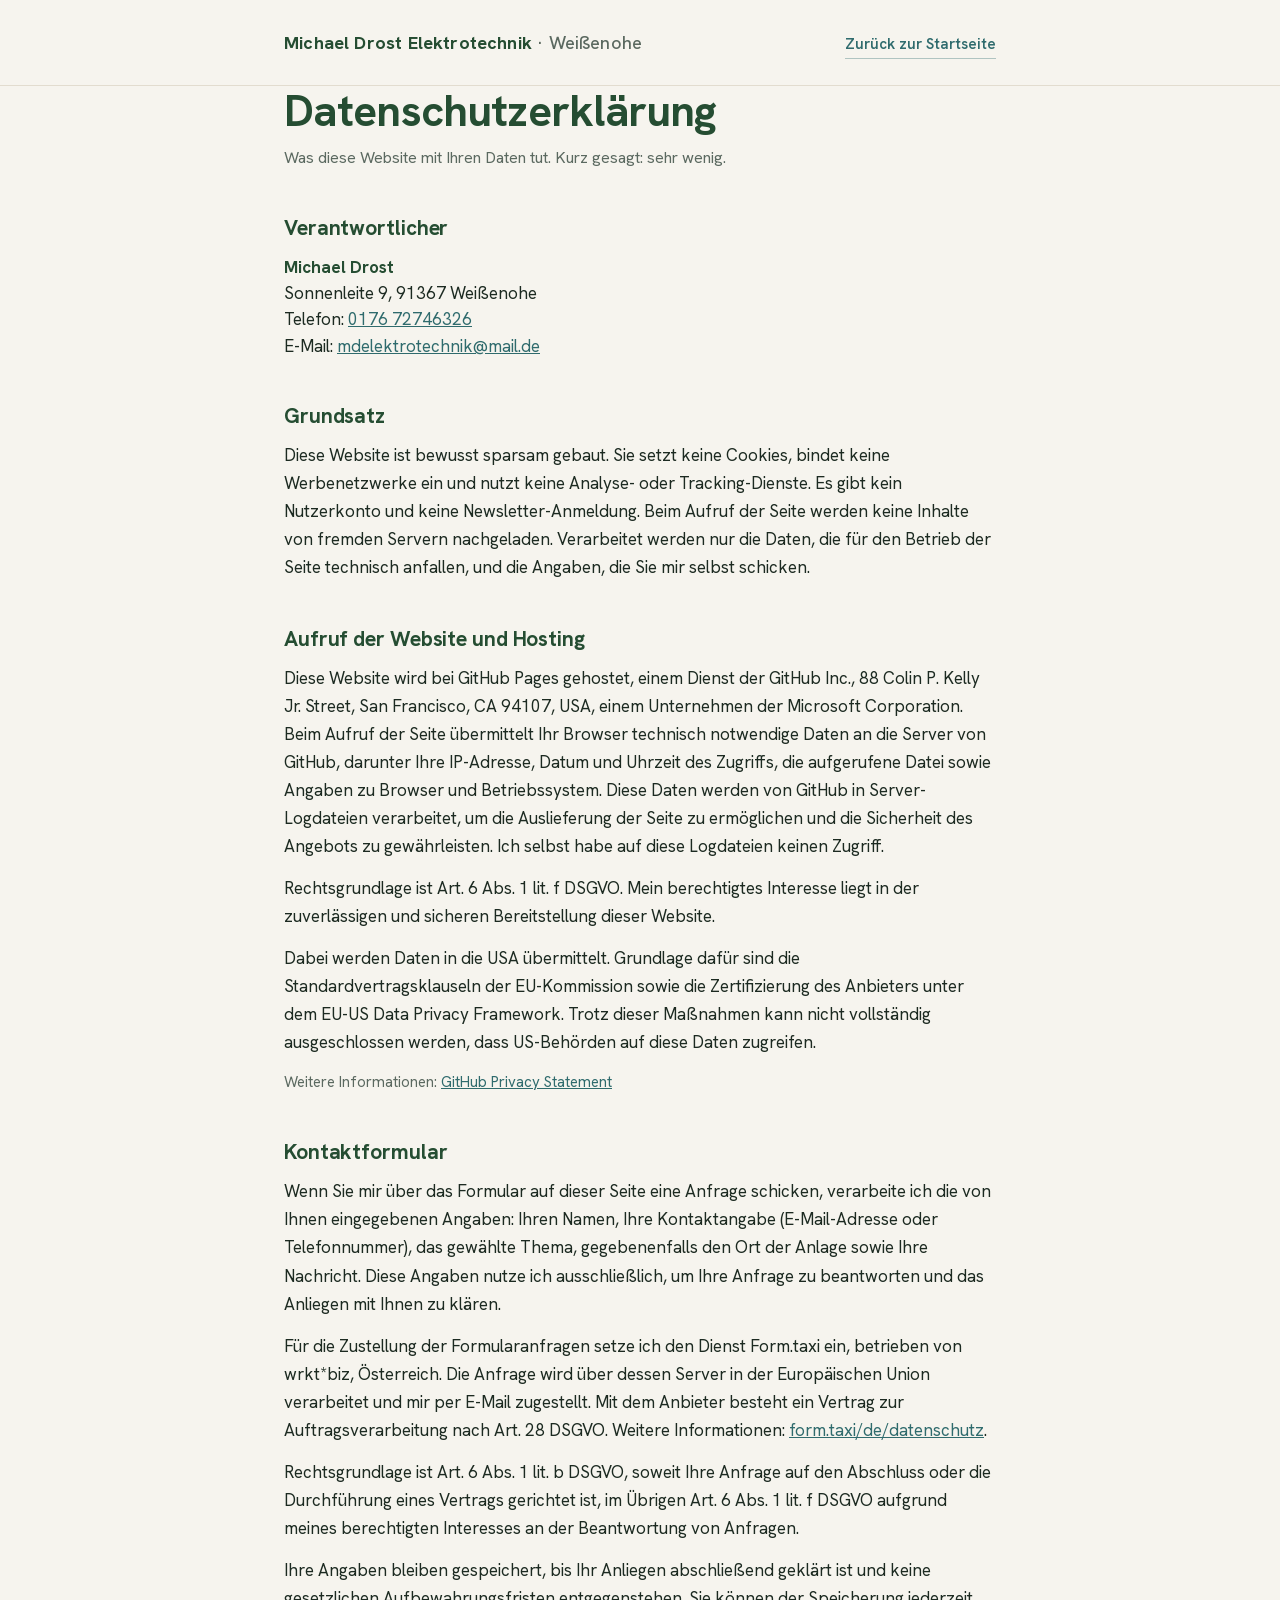
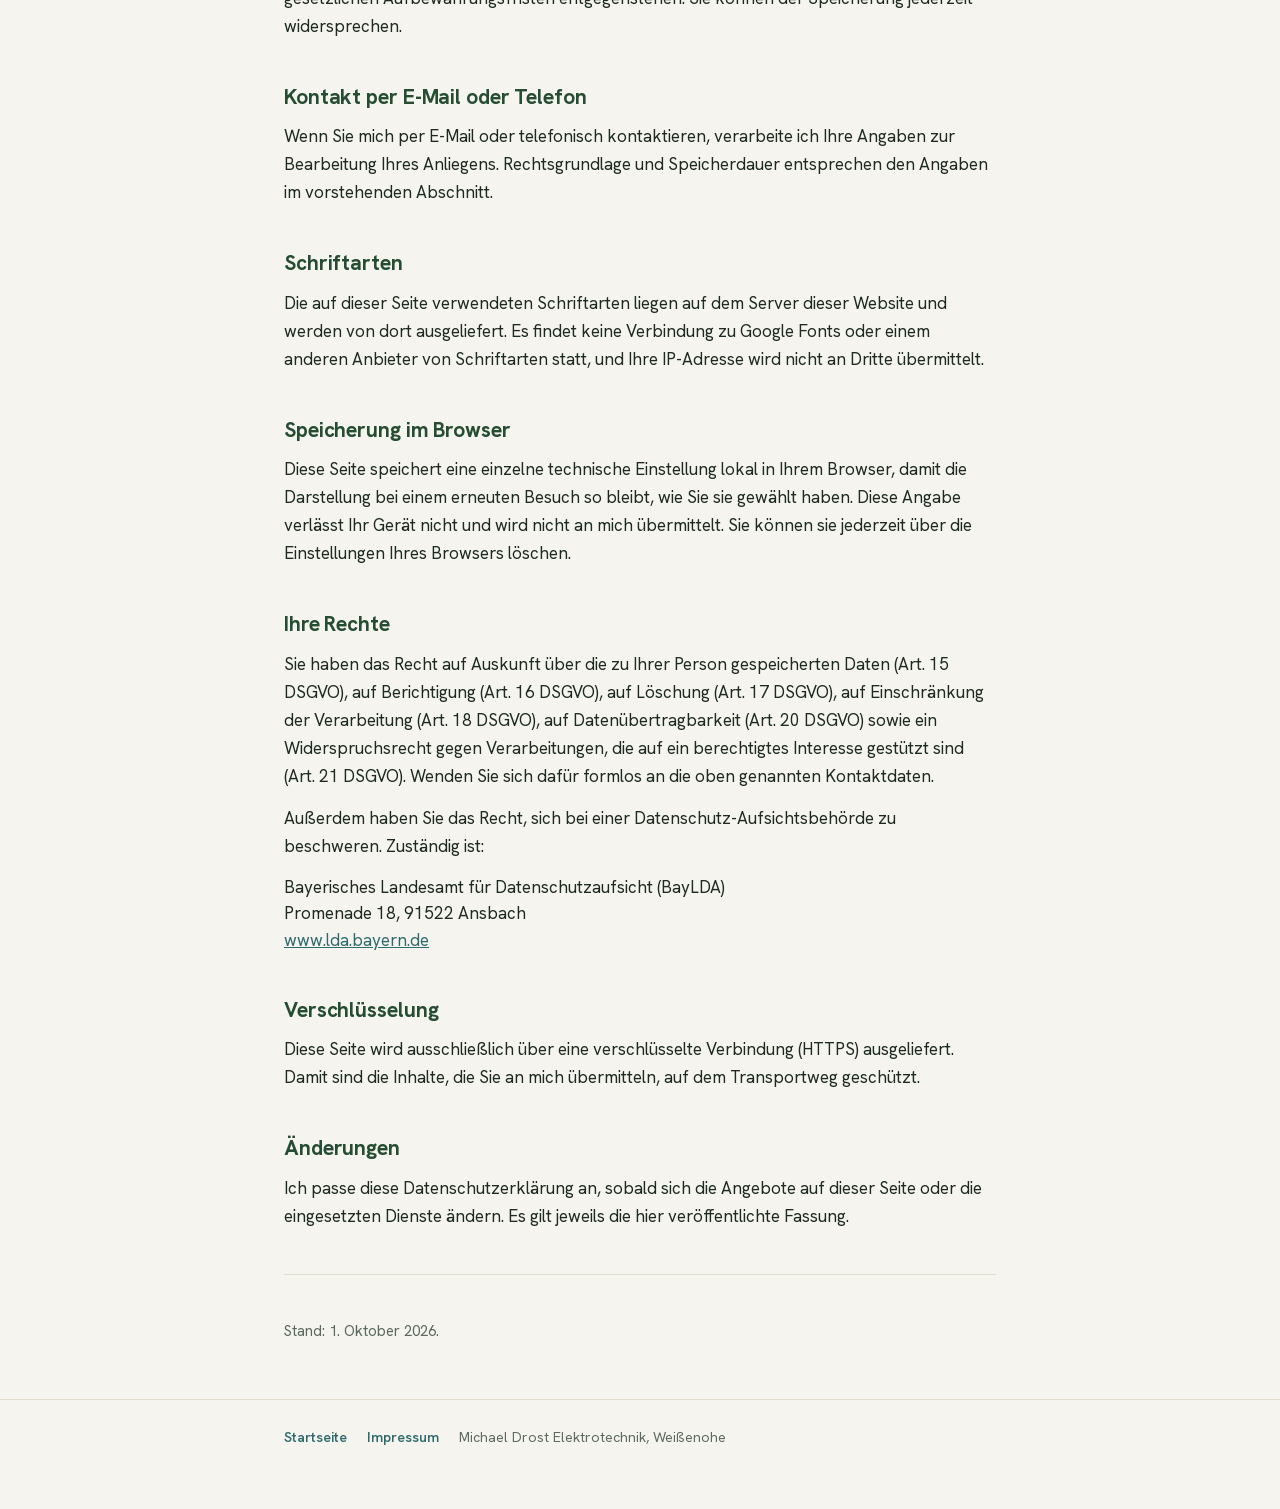
<file: datenschutz/index.html>
<!DOCTYPE html>
<html lang="de">
<head>
<meta charset="utf-8">
<meta name="viewport" content="width=device-width, initial-scale=1">
<meta name="robots" content="noindex, nofollow, noarchive, nosnippet">
<meta name="googlebot" content="noindex, nofollow">
<title>Datenschutzerklärung — MD Elektro</title>
<link rel="stylesheet" href="../schriften.css">
<link rel="stylesheet" href="../rechtstexte.css">
</head>
<body>

<header class="kopf">
  <div class="innen zeile">
    <div class="marke">Michael Drost Elektrotechnik <span>· Weißenohe</span></div>
    <a class="zurueck" href="../">Zurück zur Startseite</a>
  </div>
</header>

<main class="innen">

  <h1>Datenschutzerklärung</h1>
  <p class="vorspann">Was diese Website mit Ihren Daten tut. Kurz gesagt: sehr wenig.</p>

  <h2>Verantwortlicher</h2>
  <p class="anschrift">
    <b>Michael Drost</b><br>
    Sonnenleite 9, 91367 Weißenohe<br>
    Telefon: <a href="tel:+4917672746326">0176 72746326</a><br>
    E-Mail: <a href="mailto:mdelektrotechnik@mail.de">mdelektrotechnik@mail.de</a>
  </p>

  <h2>Grundsatz</h2>
  <p>Diese Website ist bewusst sparsam gebaut. Sie setzt keine Cookies, bindet keine Werbenetzwerke ein und nutzt keine Analyse- oder Tracking-Dienste. Es gibt kein Nutzerkonto und keine Newsletter-Anmeldung. Beim Aufruf der Seite werden keine Inhalte von fremden Servern nachgeladen. Verarbeitet werden nur die Daten, die für den Betrieb der Seite technisch anfallen, und die Angaben, die Sie mir selbst schicken.</p>

  <h2>Aufruf der Website und Hosting</h2>
  <p>Diese Website wird bei GitHub Pages gehostet, einem Dienst der GitHub Inc., 88 Colin P. Kelly Jr. Street, San Francisco, CA 94107, USA, einem Unternehmen der Microsoft Corporation. Beim Aufruf der Seite übermittelt Ihr Browser technisch notwendige Daten an die Server von GitHub, darunter Ihre IP-Adresse, Datum und Uhrzeit des Zugriffs, die aufgerufene Datei sowie Angaben zu Browser und Betriebssystem. Diese Daten werden von GitHub in Server-Logdateien verarbeitet, um die Auslieferung der Seite zu ermöglichen und die Sicherheit des Angebots zu gewährleisten. Ich selbst habe auf diese Logdateien keinen Zugriff.</p>
  <p>Rechtsgrundlage ist Art. 6 Abs. 1 lit. f DSGVO. Mein berechtigtes Interesse liegt in der zuverlässigen und sicheren Bereitstellung dieser Website.</p>
  <p>Dabei werden Daten in die USA übermittelt. Grundlage dafür sind die Standardvertragsklauseln der EU-Kommission sowie die Zertifizierung des Anbieters unter dem EU-US Data Privacy Framework. Trotz dieser Maßnahmen kann nicht vollständig ausgeschlossen werden, dass US-Behörden auf diese Daten zugreifen.</p>
  <p class="klein">Weitere Informationen: <a href="https://docs.github.com/site-policy/privacy-policies/github-privacy-statement" rel="noopener">GitHub Privacy Statement</a></p>

  <h2>Kontaktformular</h2>
  <p>Wenn Sie mir über das Formular auf dieser Seite eine Anfrage schicken, verarbeite ich die von Ihnen eingegebenen Angaben: Ihren Namen, Ihre Kontaktangabe (E-Mail-Adresse oder Telefonnummer), das gewählte Thema, gegebenenfalls den Ort der Anlage sowie Ihre Nachricht. Diese Angaben nutze ich ausschließlich, um Ihre Anfrage zu beantworten und das Anliegen mit Ihnen zu klären.</p>
  <p>Für die Zustellung der Formularanfragen setze ich den Dienst Form.taxi ein, betrieben von wrkt*biz, Österreich. Die Anfrage wird über dessen Server in der Europäischen Union verarbeitet und mir per E-Mail zugestellt. Mit dem Anbieter besteht ein Vertrag zur Auftragsverarbeitung nach Art. 28 DSGVO. Weitere Informationen: <a href="https://form.taxi/de/datenschutz" rel="noopener">form.taxi/de/datenschutz</a>.</p>
  <p>Rechtsgrundlage ist Art. 6 Abs. 1 lit. b DSGVO, soweit Ihre Anfrage auf den Abschluss oder die Durchführung eines Vertrags gerichtet ist, im Übrigen Art. 6 Abs. 1 lit. f DSGVO aufgrund meines berechtigten Interesses an der Beantwortung von Anfragen.</p>
  <p>Ihre Angaben bleiben gespeichert, bis Ihr Anliegen abschließend geklärt ist und keine gesetzlichen Aufbewahrungsfristen entgegenstehen. Sie können der Speicherung jederzeit widersprechen.</p>

  <h2>Kontakt per E-Mail oder Telefon</h2>
  <p>Wenn Sie mich per E-Mail oder telefonisch kontaktieren, verarbeite ich Ihre Angaben zur Bearbeitung Ihres Anliegens. Rechtsgrundlage und Speicherdauer entsprechen den Angaben im vorstehenden Abschnitt.</p>
  
  <h2>Schriftarten</h2>
  <p>Die auf dieser Seite verwendeten Schriftarten liegen auf dem Server dieser Website und werden von dort ausgeliefert. Es findet keine Verbindung zu Google Fonts oder einem anderen Anbieter von Schriftarten statt, und Ihre IP-Adresse wird nicht an Dritte übermittelt.</p>

  <h2>Speicherung im Browser</h2>
  <p>Diese Seite speichert eine einzelne technische Einstellung lokal in Ihrem Browser, damit die Darstellung bei einem erneuten Besuch so bleibt, wie Sie sie gewählt haben. Diese Angabe verlässt Ihr Gerät nicht und wird nicht an mich übermittelt. Sie können sie jederzeit über die Einstellungen Ihres Browsers löschen.</p>

  <h2>Ihre Rechte</h2>
  <p>Sie haben das Recht auf Auskunft über die zu Ihrer Person gespeicherten Daten (Art. 15 DSGVO), auf Berichtigung (Art. 16 DSGVO), auf Löschung (Art. 17 DSGVO), auf Einschränkung der Verarbeitung (Art. 18 DSGVO), auf Datenübertragbarkeit (Art. 20 DSGVO) sowie ein Widerspruchsrecht gegen Verarbeitungen, die auf ein berechtigtes Interesse gestützt sind (Art. 21 DSGVO). Wenden Sie sich dafür formlos an die oben genannten Kontaktdaten.</p>
  <p>Außerdem haben Sie das Recht, sich bei einer Datenschutz-Aufsichtsbehörde zu beschweren. Zuständig ist:</p>
  <p class="anschrift">
    Bayerisches Landesamt für Datenschutzaufsicht (BayLDA)<br>
    Promenade 18, 91522 Ansbach<br>
    <a href="https://www.lda.bayern.de" rel="noopener">www.lda.bayern.de</a>
  </p>

  <h2>Verschlüsselung</h2>
  <p>Diese Seite wird ausschließlich über eine verschlüsselte Verbindung (HTTPS) ausgeliefert. Damit sind die Inhalte, die Sie an mich übermitteln, auf dem Transportweg geschützt.</p>

  <h2>Änderungen</h2>
  <p>Ich passe diese Datenschutzerklärung an, sobald sich die Angebote auf dieser Seite oder die eingesetzten Dienste ändern. Es gilt jeweils die hier veröffentlichte Fassung.</p>

  <hr>

  <p class="klein">Stand: 1. Oktober 2026.</p>

</main>

<footer class="fuss">
  <div class="innen reihe">
    <a href="../">Startseite</a>
    <a href="../impressum/">Impressum</a>
    <span>Michael Drost Elektrotechnik, Weißenohe</span>
  </div>
</footer>

</body>
</html>
</file>
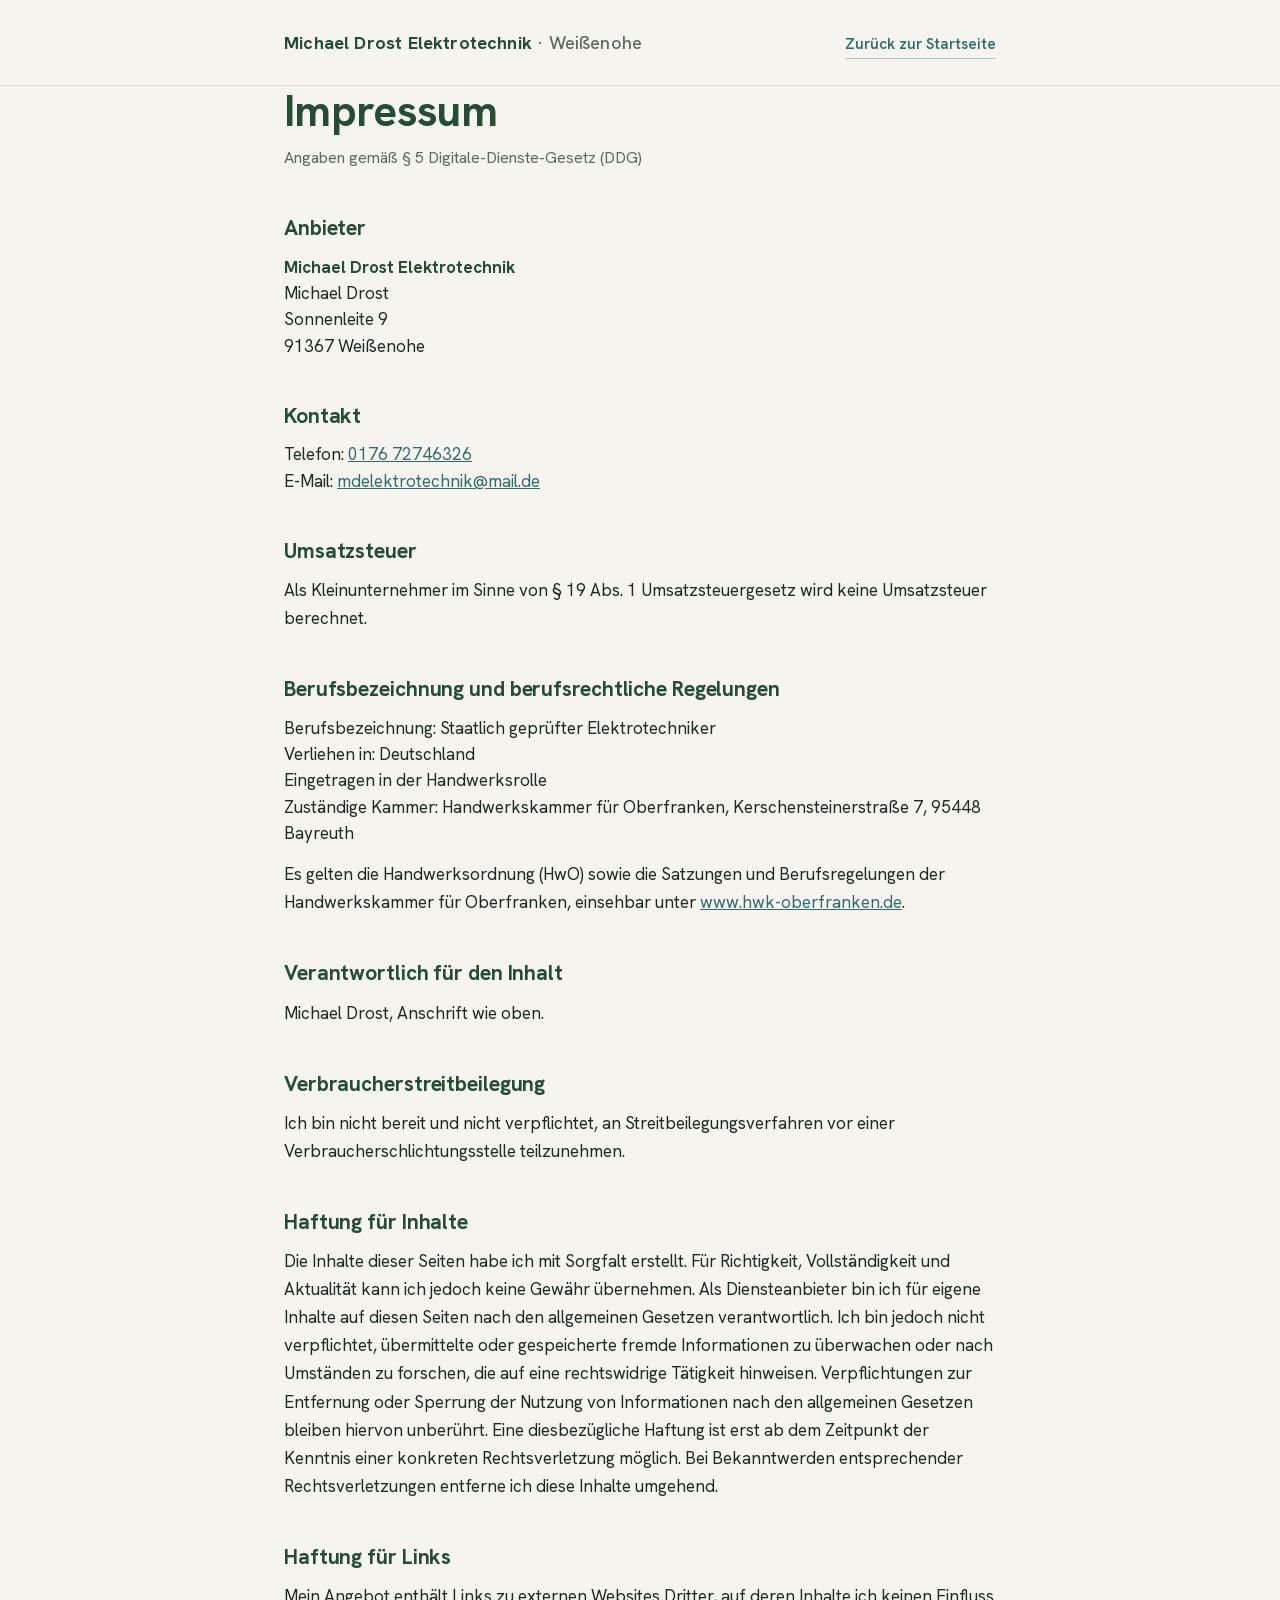
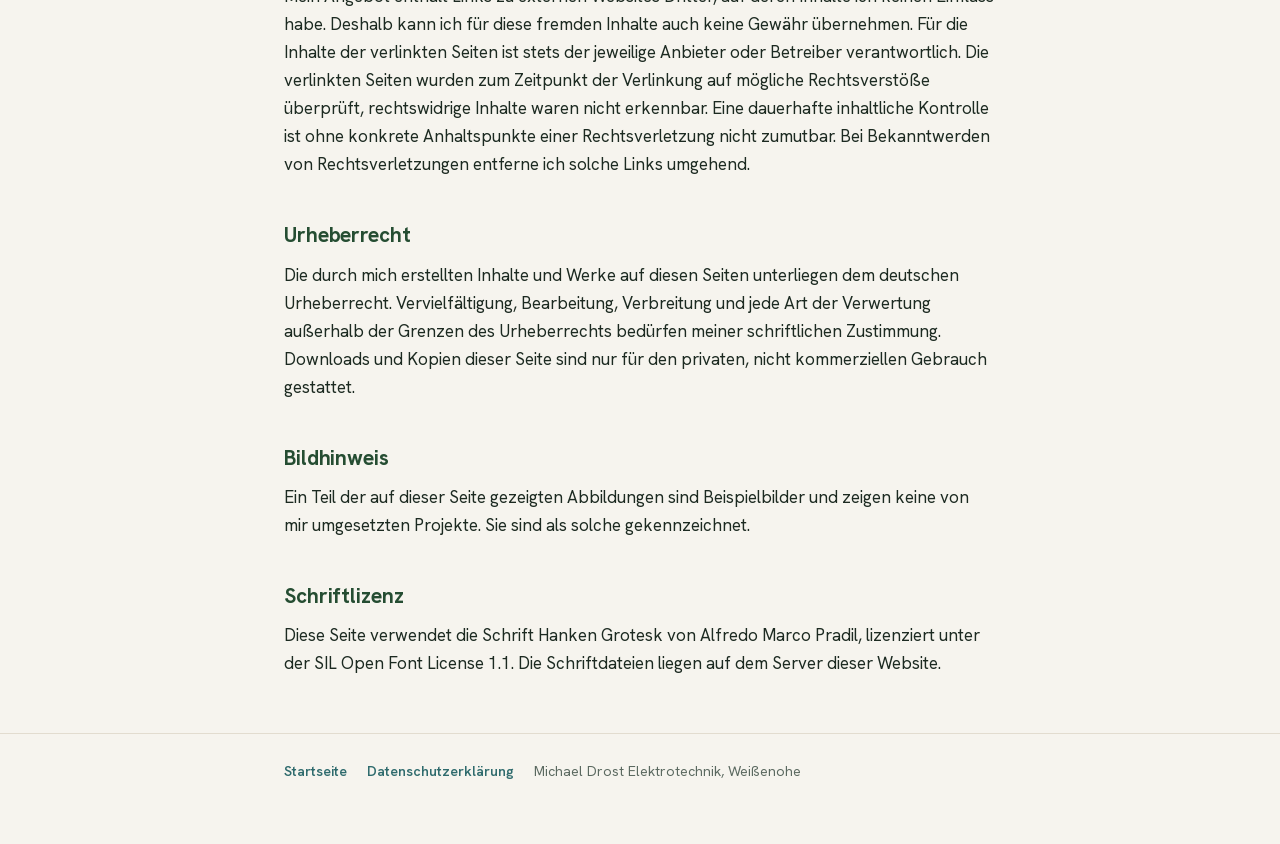
<file: impressum/index.html>
<!DOCTYPE html>
<html lang="de">
<head>
<meta charset="utf-8">
<meta name="viewport" content="width=device-width, initial-scale=1">
<meta name="robots" content="noindex, nofollow, noarchive, nosnippet">
<meta name="googlebot" content="noindex, nofollow">
<title>Impressum — MD Elektro</title>
<link rel="stylesheet" href="../schriften.css">
<link rel="stylesheet" href="../rechtstexte.css">
</head>
<body>

<header class="kopf">
  <div class="innen zeile">
    <div class="marke">Michael Drost Elektrotechnik <span>· Weißenohe</span></div>
    <a class="zurueck" href="../">Zurück zur Startseite</a>
  </div>
</header>

<main class="innen">

  <h1>Impressum</h1>
  <p class="vorspann">Angaben gemäß § 5 Digitale-Dienste-Gesetz (DDG)</p>

  <h2>Anbieter</h2>
  <p class="anschrift">
    <b>Michael Drost Elektrotechnik</b><br>
    Michael Drost<br>
    Sonnenleite 9<br>
    91367 Weißenohe
  </p>

  <h2>Kontakt</h2>
  <p class="anschrift">
    Telefon: <a href="tel:+4917672746326">0176 72746326</a><br>
    E-Mail: <a href="mailto:mdelektrotechnik@mail.de">mdelektrotechnik@mail.de</a>
  </p>

  <h2>Umsatzsteuer</h2>
  <p>Als Kleinunternehmer im Sinne von § 19 Abs. 1 Umsatzsteuergesetz wird keine Umsatzsteuer berechnet.</p>

  <h2>Berufsbezeichnung und berufsrechtliche Regelungen</h2>
  <p class="anschrift">
    Berufsbezeichnung: Staatlich geprüfter Elektrotechniker<br>
    Verliehen in: Deutschland<br>
    Eingetragen in der Handwerksrolle<br>
    Zuständige Kammer: Handwerkskammer für Oberfranken, Kerschensteinerstraße 7, 95448 Bayreuth
  </p>
  <p>Es gelten die Handwerksordnung (HwO) sowie die Satzungen und Berufsregelungen der Handwerkskammer für Oberfranken, einsehbar unter <a href="https://www.hwk-oberfranken.de" rel="noopener">www.hwk-oberfranken.de</a>.</p>

  <h2>Verantwortlich für den Inhalt</h2>
  <p>Michael Drost, Anschrift wie oben.</p>

  <h2>Verbraucherstreitbeilegung</h2>
  <p>Ich bin nicht bereit und nicht verpflichtet, an Streitbeilegungsverfahren vor einer Verbraucherschlichtungsstelle teilzunehmen.</p>

  <h2>Haftung für Inhalte</h2>
  <p>Die Inhalte dieser Seiten habe ich mit Sorgfalt erstellt. Für Richtigkeit, Vollständigkeit und Aktualität kann ich jedoch keine Gewähr übernehmen. Als Diensteanbieter bin ich für eigene Inhalte auf diesen Seiten nach den allgemeinen Gesetzen verantwortlich. Ich bin jedoch nicht verpflichtet, übermittelte oder gespeicherte fremde Informationen zu überwachen oder nach Umständen zu forschen, die auf eine rechtswidrige Tätigkeit hinweisen. Verpflichtungen zur Entfernung oder Sperrung der Nutzung von Informationen nach den allgemeinen Gesetzen bleiben hiervon unberührt. Eine diesbezügliche Haftung ist erst ab dem Zeitpunkt der Kenntnis einer konkreten Rechtsverletzung möglich. Bei Bekanntwerden entsprechender Rechtsverletzungen entferne ich diese Inhalte umgehend.</p>

  <h2>Haftung für Links</h2>
  <p>Mein Angebot enthält Links zu externen Websites Dritter, auf deren Inhalte ich keinen Einfluss habe. Deshalb kann ich für diese fremden Inhalte auch keine Gewähr übernehmen. Für die Inhalte der verlinkten Seiten ist stets der jeweilige Anbieter oder Betreiber verantwortlich. Die verlinkten Seiten wurden zum Zeitpunkt der Verlinkung auf mögliche Rechtsverstöße überprüft, rechtswidrige Inhalte waren nicht erkennbar. Eine dauerhafte inhaltliche Kontrolle ist ohne konkrete Anhaltspunkte einer Rechtsverletzung nicht zumutbar. Bei Bekanntwerden von Rechtsverletzungen entferne ich solche Links umgehend.</p>

  <h2>Urheberrecht</h2>
  <p>Die durch mich erstellten Inhalte und Werke auf diesen Seiten unterliegen dem deutschen Urheberrecht. Vervielfältigung, Bearbeitung, Verbreitung und jede Art der Verwertung außerhalb der Grenzen des Urheberrechts bedürfen meiner schriftlichen Zustimmung. Downloads und Kopien dieser Seite sind nur für den privaten, nicht kommerziellen Gebrauch gestattet.</p>

  <h2>Bildhinweis</h2>
  <p>Ein Teil der auf dieser Seite gezeigten Abbildungen sind Beispielbilder und zeigen keine von mir umgesetzten Projekte. Sie sind als solche gekennzeichnet.</p>

  <h2>Schriftlizenz</h2>
  <p>Diese Seite verwendet die Schrift Hanken Grotesk von Alfredo Marco Pradil, lizenziert unter der SIL Open Font License 1.1. Die Schriftdateien liegen auf dem Server dieser Website.</p>

</main>

<footer class="fuss">
  <div class="innen reihe">
    <a href="../">Startseite</a>
    <a href="../datenschutz/">Datenschutzerklärung</a>
    <span>Michael Drost Elektrotechnik, Weißenohe</span>
  </div>
</footer>

</body>
</html>
</file>
<file: schriften.css>
/* Hanken Grotesk von Alfredo Marco Pradil, SIL Open Font License 1.1.
   Die Schriftdatei liegt auf diesem Server. Es besteht keine Verbindung
   zu Google Fonts oder einem anderen Anbieter. */

@font-face{
  font-family:'Hanken Grotesk';
  font-style:normal;
  font-weight:100 900;
  font-display:swap;
  src:url("hanken-grotesk-latin.woff2") format("woff2");
}
</file>
<file: rechtstexte.css>
/* MD Elektro — Rechtstexte, Stand Entwurf
   Markensystem: Tannengruen #254D32, Petrol #2F6B6D, Energie-Gold #E3B505,
   Salbei #8FAE8B, Sand #D8C9B6, Leinen-Creme #F6F4EE */

:root{
  --tanne:#254D32;
  --petrol:#2F6B6D;
  --gold:#E3B505;
  --salbei:#8FAE8B;
  --sand:#D8C9B6;
  --creme:#F6F4EE;
  --tinte:#1C2A21;
  --leise:#5B6960;
  --rand:#E2DCCF;
}

*{box-sizing:border-box}

html{-webkit-text-size-adjust:100%}

body{
  margin:0;
  background:var(--creme);
  color:var(--tinte);
  font-family:'Hanken Grotesk',system-ui,-apple-system,'Segoe UI',sans-serif;
  font-size:17px;
  line-height:1.65;
  -webkit-font-smoothing:antialiased;
}

.innen{max-width:760px;margin:0 auto;padding:0 24px}

.entwurf{
  background:var(--tanne);
  color:var(--creme);
  padding:14px 0;
  font-size:14px;
  letter-spacing:.02em;
}
.entwurf b{color:var(--gold)}

.kopf{border-bottom:1px solid var(--rand);padding:28px 0 26px}
.kopf .zeile{display:flex;flex-wrap:wrap;gap:16px;align-items:baseline;justify-content:space-between}
.marke{font-weight:700;font-size:18px;color:var(--tanne);letter-spacing:.01em}
.marke span{color:var(--leise);font-weight:500}
.zurueck{
  color:var(--petrol);
  text-decoration:none;
  font-weight:600;
  font-size:15px;
  border-bottom:1px solid rgba(47,107,109,.35);
  padding-bottom:1px;
}
.zurueck:hover{border-bottom-color:var(--petrol)}

main{padding:48px 0 24px}

h1{
  font-size:clamp(30px,5vw,44px);
  line-height:1.12;
  margin:0 0 10px;
  color:var(--tanne);
  letter-spacing:-.015em;
}
.vorspann{color:var(--leise);font-size:16px;margin:0 0 40px}

h2{
  font-size:21px;
  line-height:1.25;
  margin:44px 0 12px;
  color:var(--tanne);
  letter-spacing:-.005em;
}

p{margin:0 0 14px}
a{color:var(--petrol)}

.anschrift{margin:0 0 14px;line-height:1.55}
.anschrift b{color:var(--tanne)}

.klein{font-size:15px;color:var(--leise)}

hr{border:0;border-top:1px solid var(--rand);margin:44px 0}

.platzhalter{
  margin:34px 0;
  border:5px solid var(--gold);
  border-radius:4px;
  background:#FFFBEA;
  overflow:hidden;
}
.ph-band{
  background:repeating-linear-gradient(45deg,var(--gold),var(--gold) 14px,#1C2A21 14px,#1C2A21 28px);
  height:14px;
}
.ph-innen{padding:22px 24px 26px}
.ph-nr{
  display:inline-block;
  background:var(--tinte);
  color:var(--gold);
  font-size:12px;
  font-weight:700;
  letter-spacing:.16em;
  text-transform:uppercase;
  padding:5px 10px;
  border-radius:3px;
  margin-bottom:14px;
}
.ph-titel{
  font-size:clamp(26px,6vw,40px);
  line-height:1.05;
  font-weight:800;
  letter-spacing:-.02em;
  color:var(--tinte);
  text-transform:uppercase;
  margin:0 0 14px;
}
.ph-text{font-size:16px;margin:0 0 12px}
.ph-text:last-child{margin-bottom:0}
.ph-wahl{
  background:#fff;
  border:1px solid var(--sand);
  border-radius:3px;
  padding:12px 14px;
  margin:10px 0 0;
  font-size:15px;
}
.ph-wahl b{color:var(--tanne)}

.fuss{
  border-top:1px solid var(--rand);
  margin-top:56px;
  padding:26px 0 60px;
  font-size:14px;
  color:var(--leise);
}
.fuss a{color:var(--petrol);text-decoration:none;font-weight:600}
.fuss a:hover{text-decoration:underline}
.fuss .reihe{display:flex;gap:20px;flex-wrap:wrap;align-items:baseline}

@media (max-width:520px){
  body{font-size:16px}
  main{padding:34px 0 16px}
}
</file>
